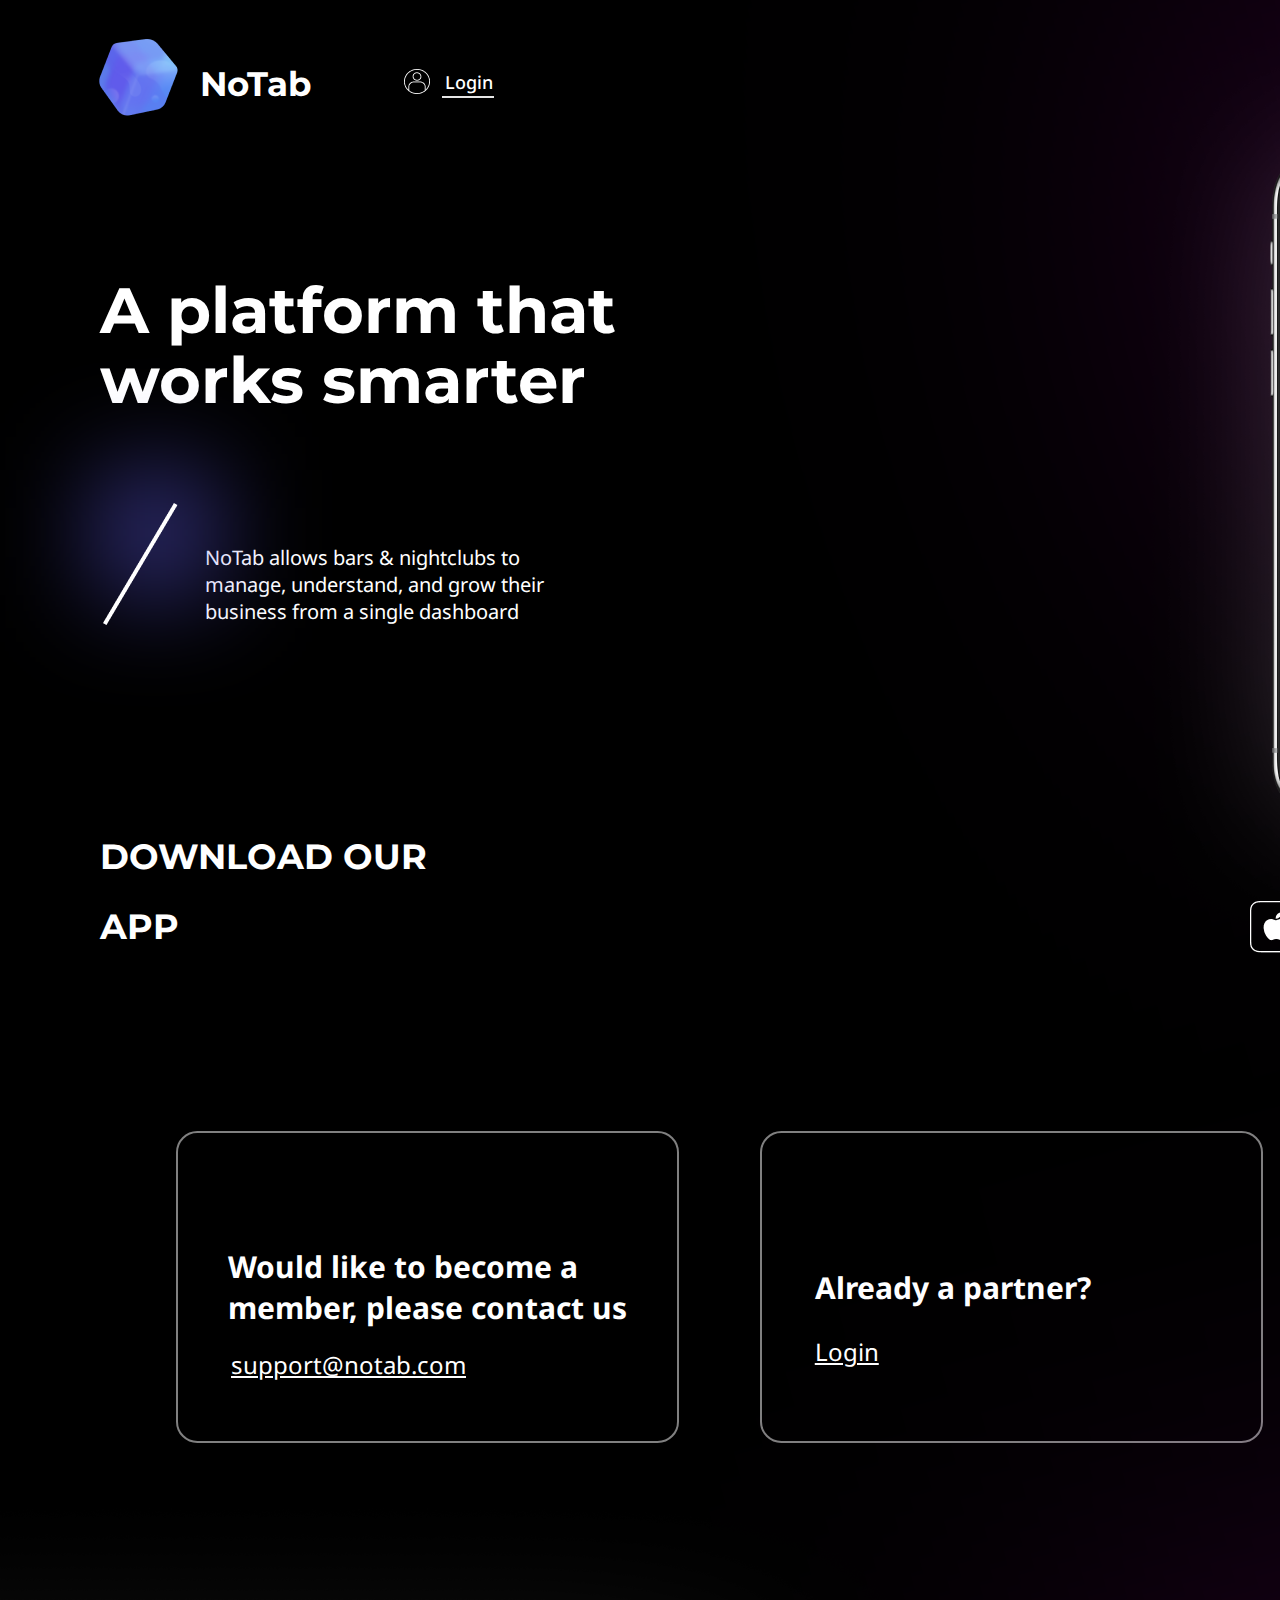
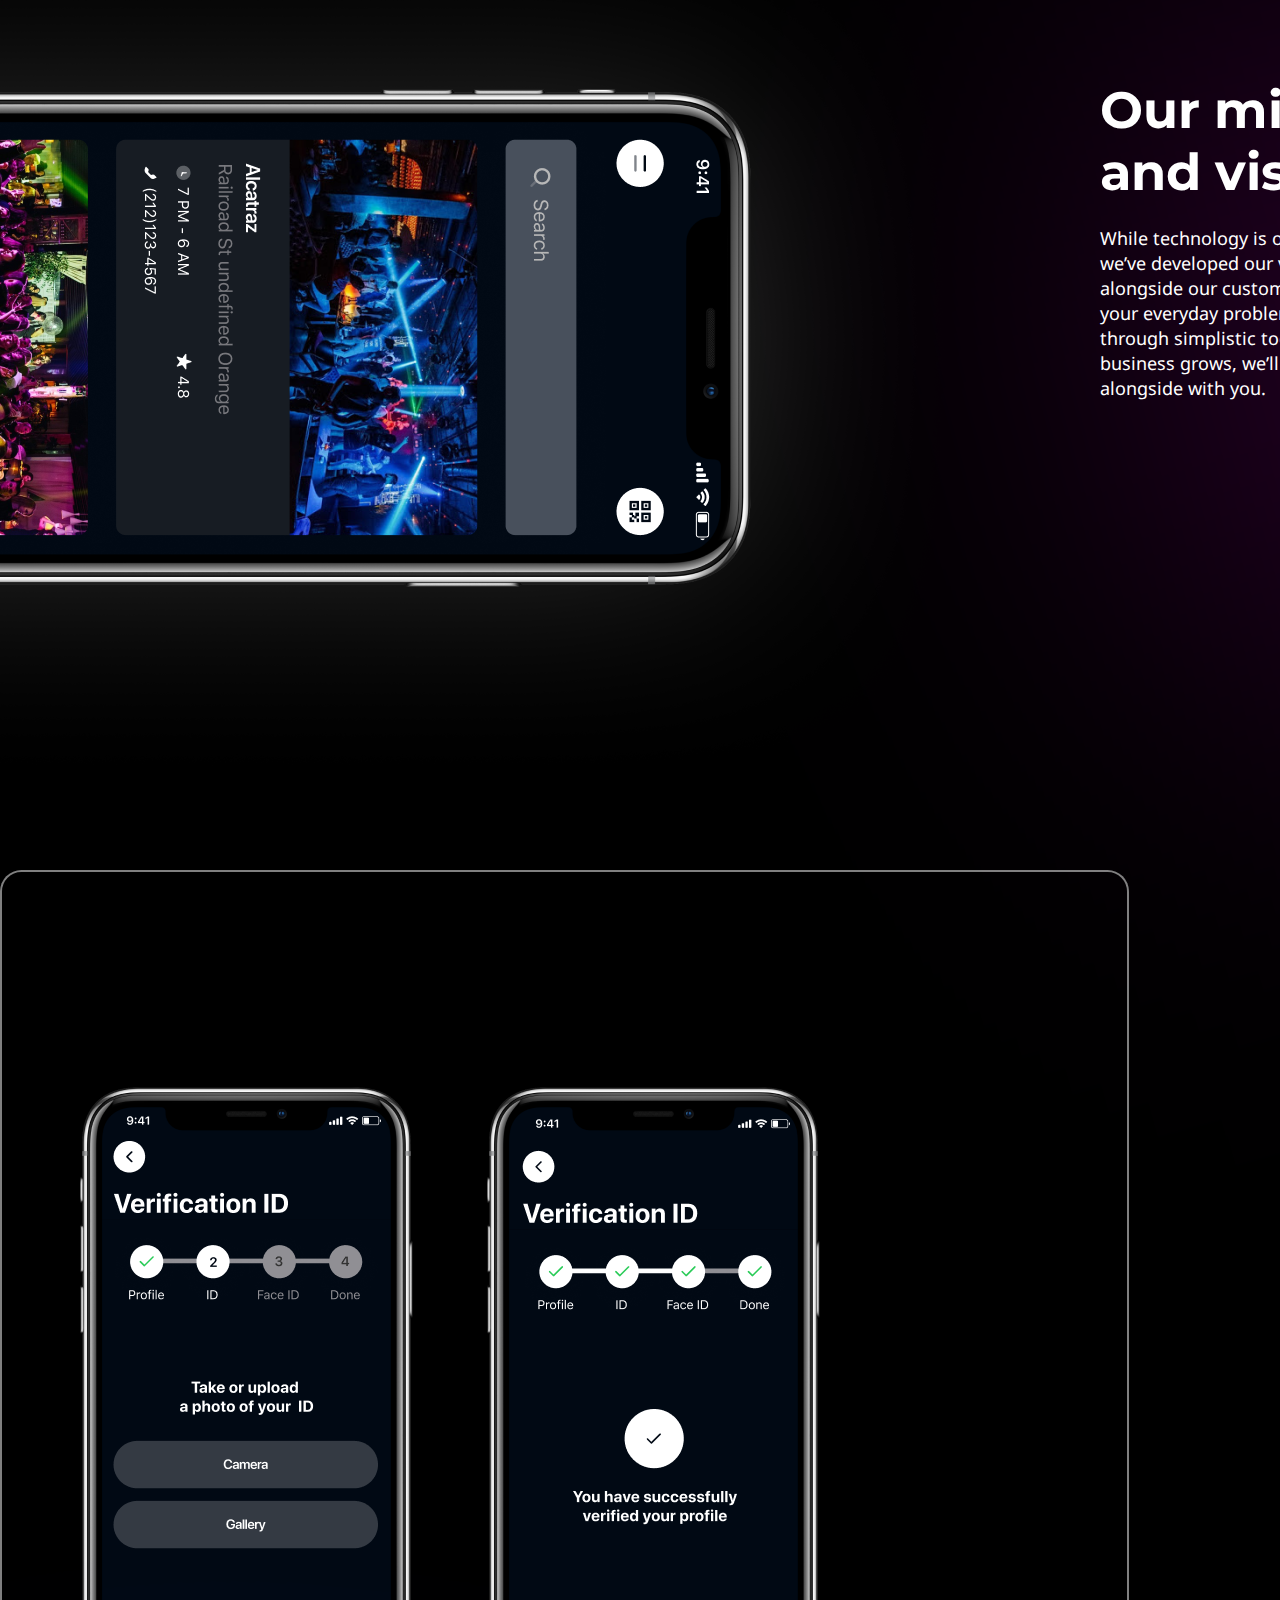
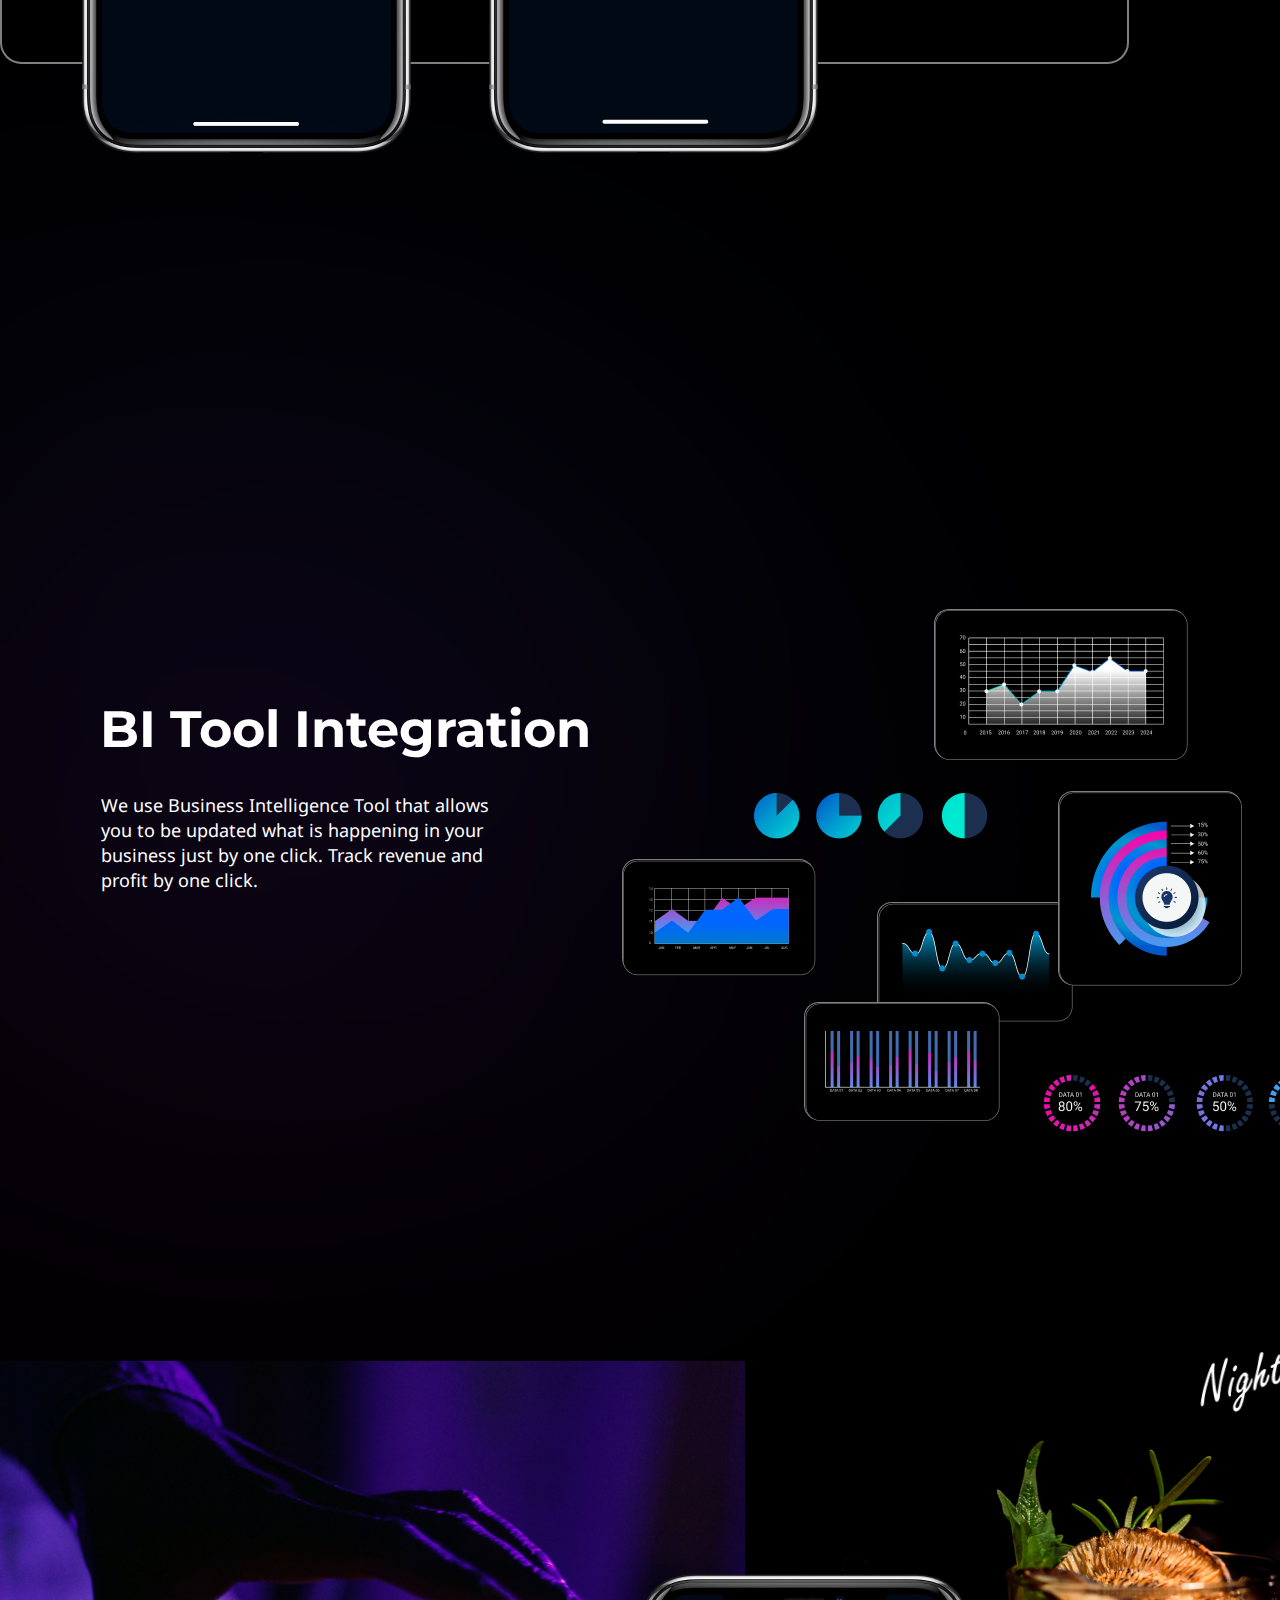
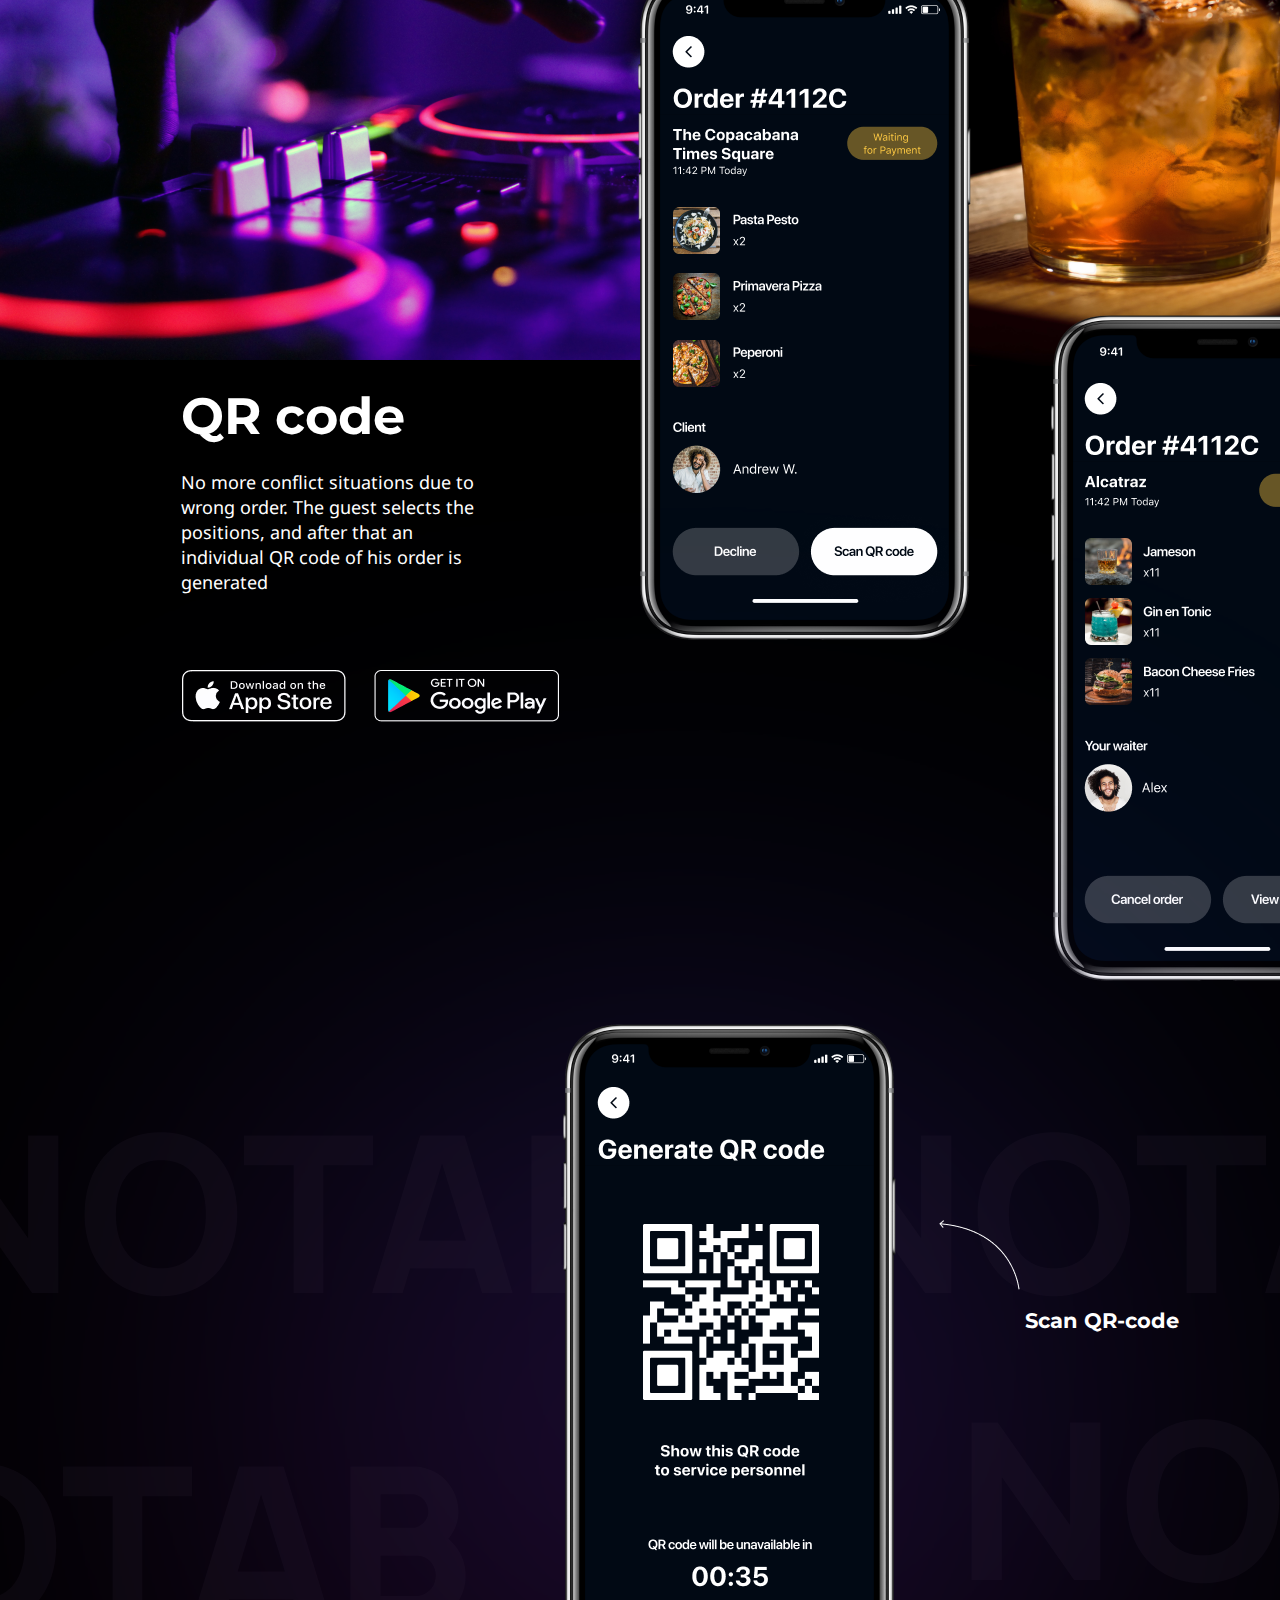
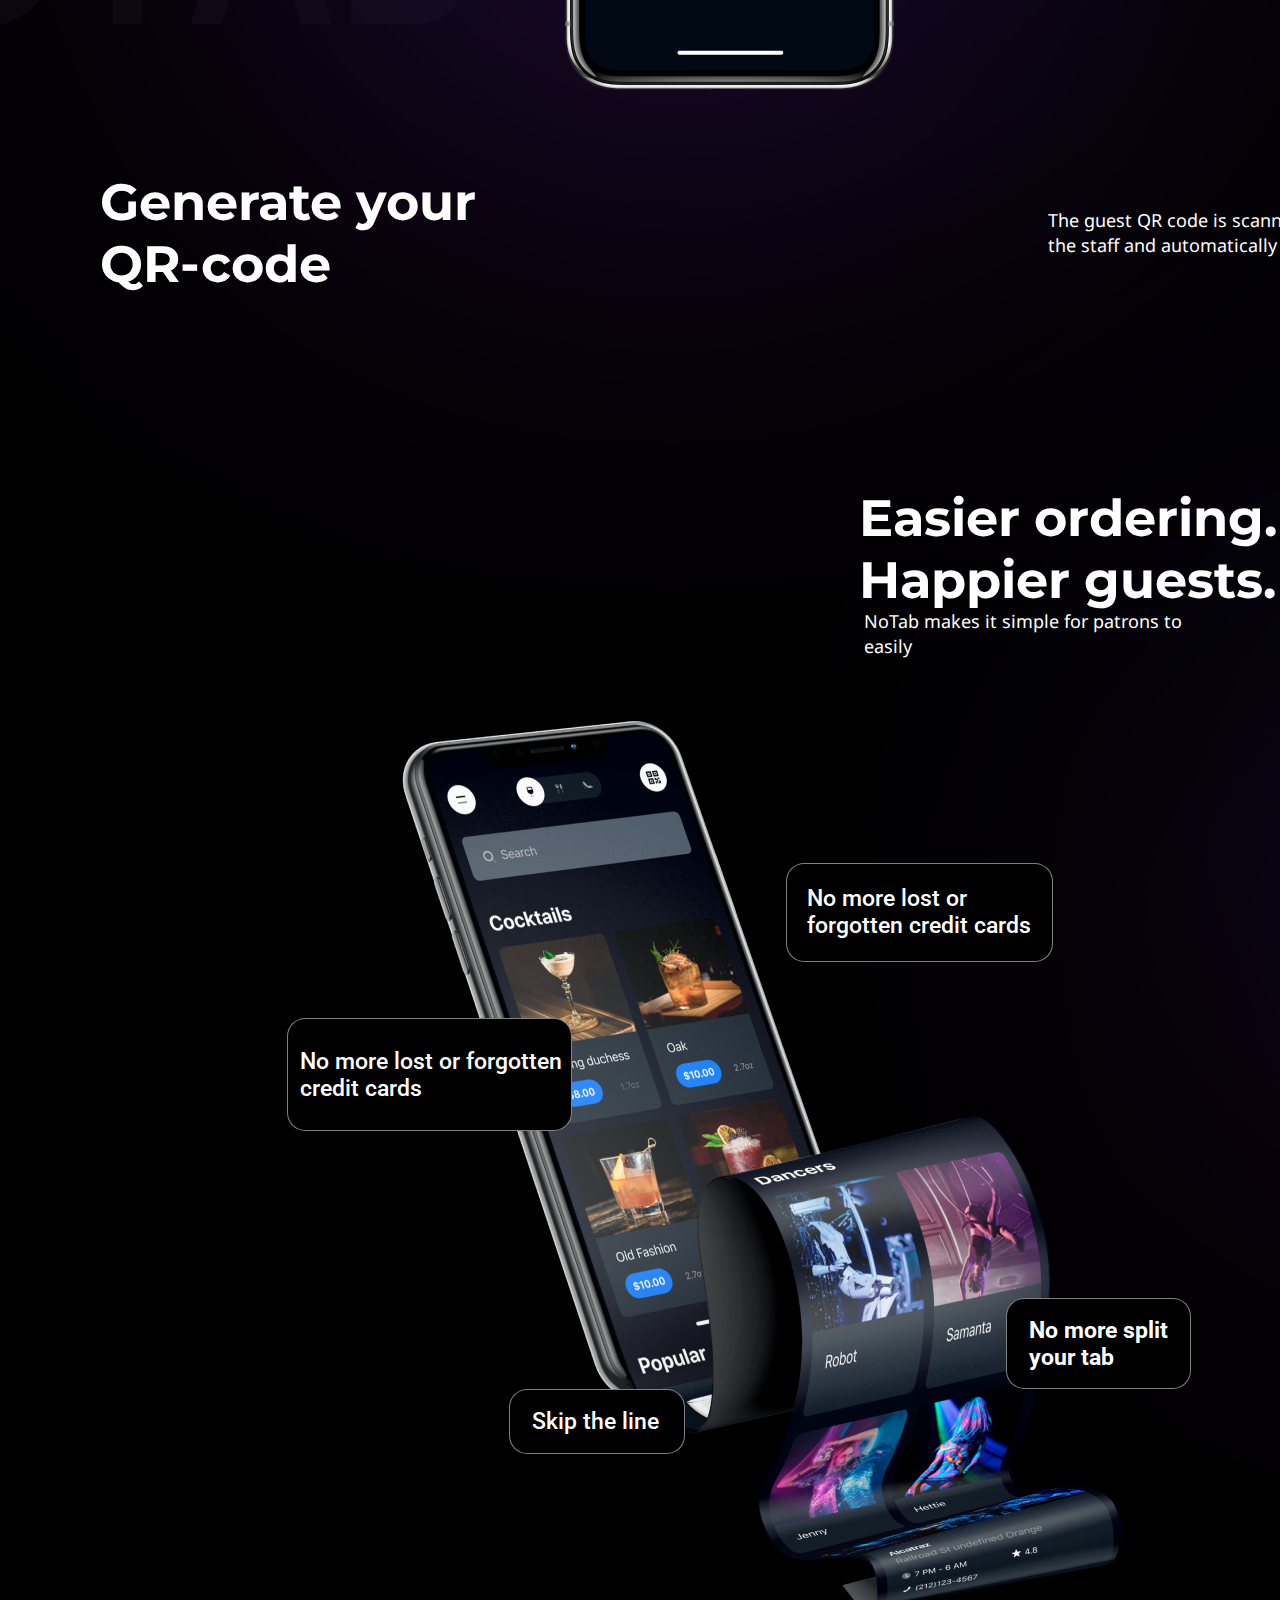
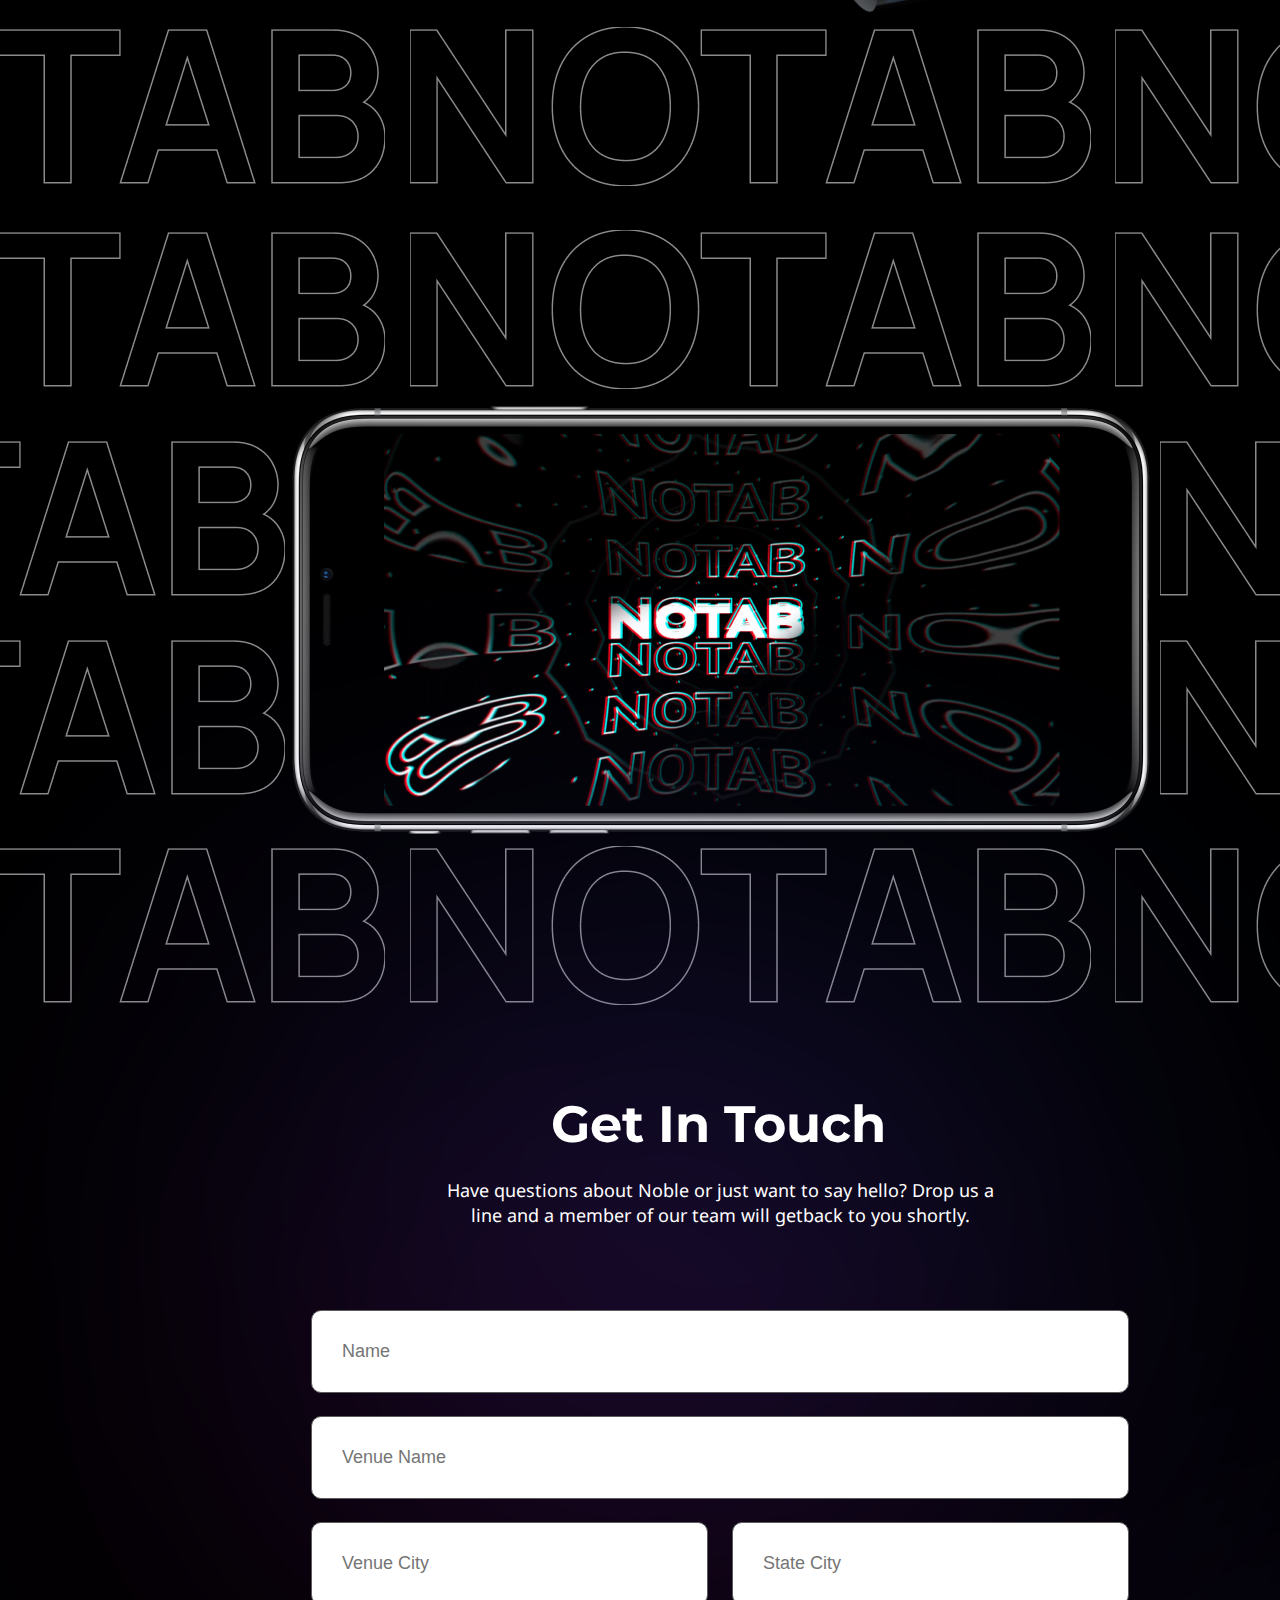
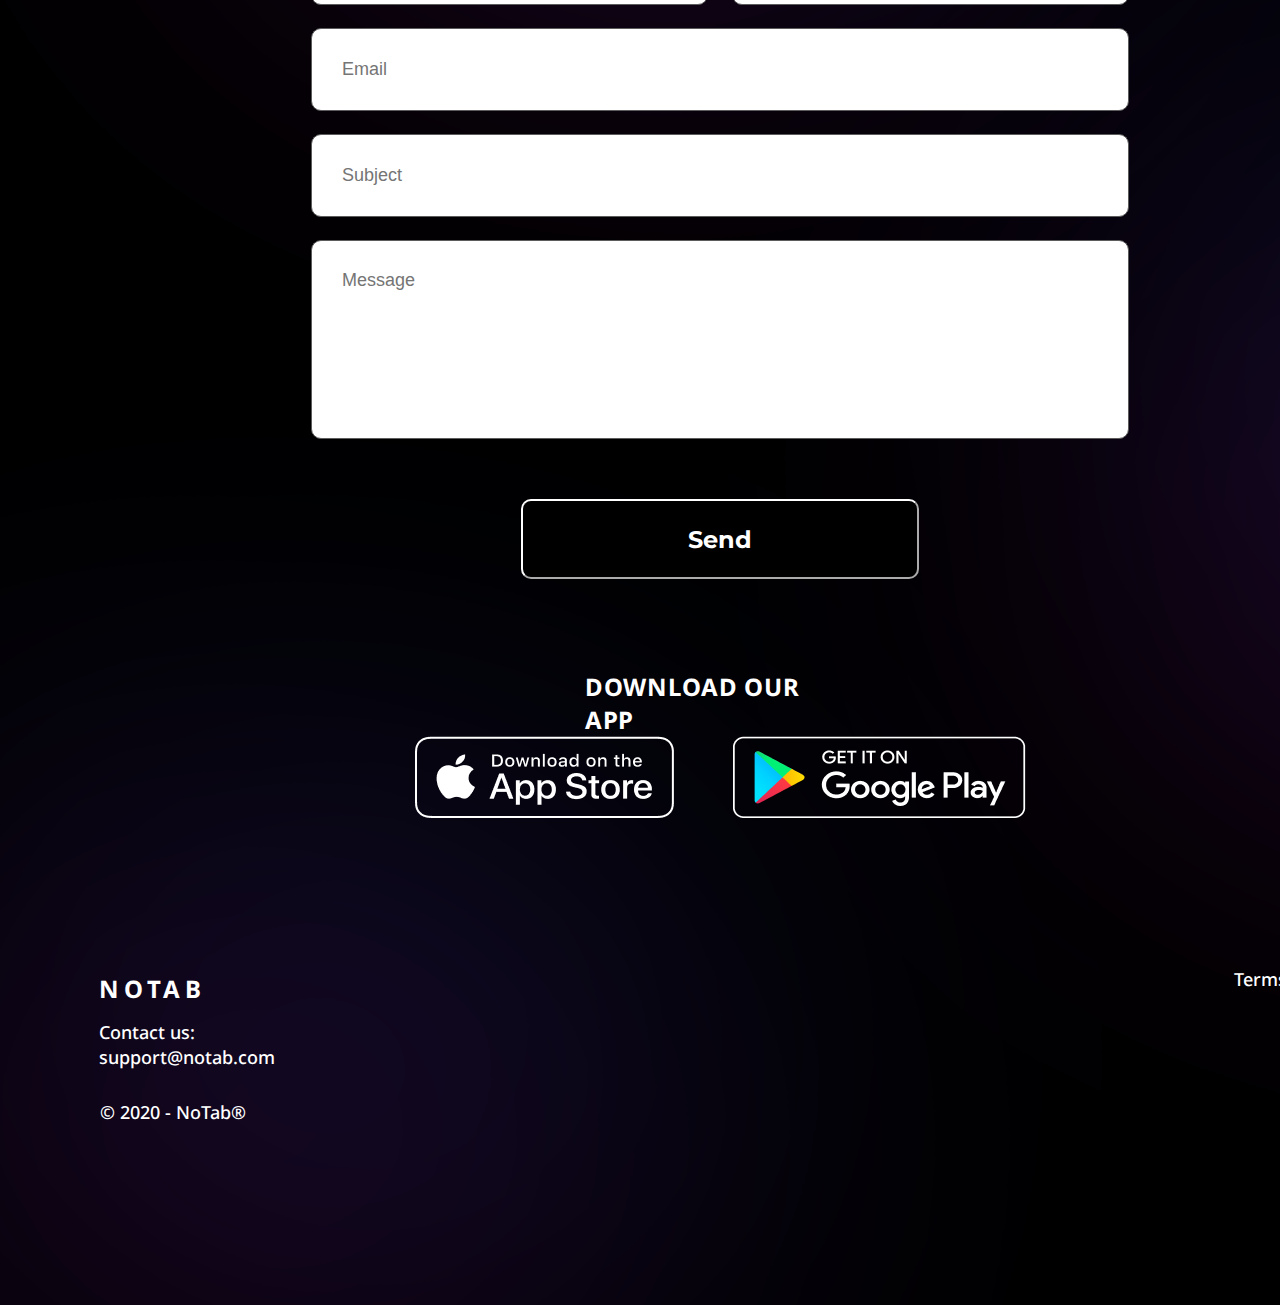
<file: Purrweb test tasks/index.html>
<!DOCTYPE html>
<html lang="en">

<head>
    <meta charset="UTF-8">
    <meta http-equiv="X-UA-Compatible" content="IE=edge">
    <meta name="viewport" content="width=device-width, initial-scale=1.0">
    <title>No Tab</title>
    <link rel="stylesheet" href="style.css">
</head>

<body>

    <header class="list1">

        <div class="header__logo">
            <div class="header__icon">
                <img src="img/Cube.png" alt="">
            </div>
            <div class="header__icon_name">
                NoTab
            </div>
            <div class="header__icon_login">
                <img src="img/log_icon.png" alt="">
            </div>
            <div class="header__text_login"> <a href="">Login</a></div>
            <div class="header__login_line"></div>
        </div>

        <div class="blur__pink1"></div>

        <div class="header__main_name">
            A platform that works smarter
        </div>
        <div class="header__main_text">
            NoTab allows bars & nightclubs to manage, understand, and grow their business from a single dashboard
        </div>
        <div class="header__main_phone">
            <div class="phone__screen1">
                <img src="img/screen1.png" alt="">
            </div>
            <div class="phone__header1">
                <img src="img/screen__header1.png" alt="">
            </div>
            <div class="phone__main1">
                <img src="img/phone1.png" alt="">
            </div>
        </div>

        <div class="header__bottom">
            <div class="header__bottom_download">
                DOWNLOAD OUR APP
            </div>
            <div class="header__bottom_app-store">
                <a href=""><img src="img/iosW.png" alt=""></a>
            </div>
            <div class="header__bottom_google-play">
                <a href=""><img src="img/android.png" alt=""></a>
            </div>
        </div>

        <div class="blur__purple1"></div>

        <div class="slash">
            <img src="img/slash.png" alt="">
        </div>

    </header>


    <section class="list2">

        <div class="list2__header">
            <div class="list2__contact">Would like to become a member, please contact us</div>
            <div class="list2__login">Already a partner?</div>

            <div class="list2__sub-contact"><a href="">support@notab.com</a></div>
            <div class="list2__sub-login"><a href="">Login</a></div>
        </div>

        <div class="blur__pink2"></div>

        <div class="list2__main">
            <div class="list2__main_phone">
                <div class="main__screen2">
                    <img src="img/screen2.png" alt="">
                </div>
                <div class="main__header2">
                    <img src="img/screen__header2.png" alt="">
                </div>
                <div class="main__phone2">
                    <img src="img/phone2.png" alt="">
                </div>
            </div>

            <div class="list2__main_name">Our mission and vision</div>
            <div class="list2__main_text">While technology is our sweet spot, we’ve developed our vision alongside our
                customers to ensure your everyday problems are solved through simplistic tools. And as your business
                grows, we’ll grow right alongside with you.</div>
        </div>

    </section>


    <section class="list3">
        <div class="list3__main">
            <div class="main__screen3">
                <img src="img/screen3.png" alt="">
            </div>
            <div class="main__screen_header3">
                <img src="img/screen_header3.png" alt="">
            </div>
            <div class="main__phone3">
                <img src="img/phone3.png" alt="">
            </div>

            <div class="main__screen4">
                <img src="img/screen4.png" alt="">
            </div>
            <div class="main__screen_header4">
                <img src="img/screen_header4.png" alt="">
            </div>
            <div class="main__phone4">
                <img src="img/phone4.png" alt="">
            </div>
        </div>

        <div class="list3__name">ID Scanner</div>
        <div class="list3__text">Scan, verify, and collect data on each person that walks through your door to humanize
            your data. You also get a digital 86 list as well as a citywide ban list to keep your venue safe.</div>

    </section>


    <section class="list4">

        <div class="blur__pink3"></div>

        <div class="list4__name">BI Tool Integration</div>
        <div class="list4__text">We use Business Intelligence Tool that allows you to be updated what is happening in
            your business just by one click. Track revenue and profit by one click.</div>

        <div class="list4__images">
            <div class="l4__img1">
                <img src="img/list4.1.png" alt="">
            </div>
            <div class="l4__img2">
                <img src="img/list4.2.png" alt="">
            </div>
            <div class="l4__img3">
                <img src="img/list4.3.png" alt="">
            </div>
            <div class="l4__img4">
                <img src="img/list4.4.png" alt="">
            </div>
            <div class="l4__img5">
                <img src="img/list4.5.png" alt="">
            </div>
            <div class="l4__img6">
                <img src="img/list4.6.png" alt="">
            </div>
            <div class="l4__img7">
                <img src="img/list4.7.png" alt="">
            </div>
        </div>

    </section>


    <section class="list5">

        <div class="list5__images">
            <div class="l5__bi2"></div>
            <div class="l5__bi3"></div>
            <div class="list5__logo_img">
                <img src="img/Nightlife.png" alt="">
            </div>
        </div>

        <div class="list5__name">QR code</div>
        <div class="list5__text">No more conflict situations due to wrong order. The guest selects the positions, and
            after that an individual QR code of his order is generated</div>

        <div class="list5__phone1">
            <div class="main__screen5-1">
                <img src="img/screen5.1.png" alt="">
            </div>
            <div class="main__screen_header5-1">
                <img src="img/screen__header5.1.png" alt="">
            </div>
            <div class="main__phone5-1">
                <img src="img/phone5.1.png" alt="">
            </div>
        </div>

        <div class="list5__phone2">
            <div class="main__screen5-2">
                <img src="img/screen5.2.png" alt="">
            </div>
            <div class="main__screen_header5-2">
                <img src="img/screen__header5.2.png" alt="">
            </div>
            <div class="main__phone5-2">
                <img src="img/phone5.2.png" alt="">
            </div>
        </div>

        <div class="list5__bottom_app-store">
            <a href=""><img src="img/list5-ios.png" alt=""></a>
        </div>
        <div class="list5__bottom_google-play">
            <a href=""><img src="img/list5-android.png" alt=""></a>
        </div>

    </section>


    <section class="list6">

        <div class="blur__pink4"></div>

        <div class="list6__notab">
            <div class="list6__tab-name1">
                <img src="img/NOTAB1.png" alt="">
            </div>
            <div class="list6__tab-name2">
                <img src="img/NOTAB3.png" alt="">
            </div>
            <div class="list6__tab-name3">
                <img src="img/NOTAB2.png" alt="">
            </div>
            <div class="list6__tab-name4">
                <img src="img/NOTAB4.png" alt="">
            </div>
        </div>

        <div class="list6__phone">
            <div class="main__screen6">
                <img src="img/screen6.png" alt="">
            </div>
            <div class="main__screen_header6">
                <img src="img/screen__header6.png" alt="">
            </div>
            <div class="main__screen_qr">
                <img src="img/qr6.png" alt="">
            </div>
            <div class="main__phone6">
                <img src="img/phone6.png" alt="">
            </div>
        </div>

        <div class="list6__name">Generate your QR-code</div>
        <div class="list6__text">The guest QR code is scanned by the staff and automatically sent</div>

        <div class="list6__arrow">
            <img src="img/list6__arrow.png" alt="">
        </div>
        <div class="list-6__arrow_text">Scan QR-code</div>

    </section>


    <section class="list7">

        <div class="blur__pink5"></div>

        <div class="list7__name">Easier ordering. Happier guests.</div>
        <div class="list7__text">NoTab makes it simple for patrons to easily</div>

        <div class="list7__phone">
            <img src="img/list7__phone.png" alt="">
        </div>

        <div class="list7__phone-text">
            <div class="list7__phone-text1">No more lost or forgotten credit cards</div>
            <div class="list7__phone-text2">No more lost or forgotten credit cards</div>
            <div class="list7__phone-text3">No more split your tab</div>
            <div class="list7__phone-text4">Skip the line</div>
        </div>

    </section>


    <section class="list8">

        <div class="list8__notab">

            <div class="notab8__1">
                <img src="img/NOTAB8__1.png" alt="">
            </div>
            <div class="notab8__2">
                <img src="img/NOTAB8__2.png" alt="">
            </div>
            <div class="notab8__3">
                <img src="img/NOTAB8__3.png" alt="">
            </div>
            <div class="notab8__4">
                <img src="img/NOTAB8__4.png" alt="">
            </div>
            <div class="notab8__5">
                <img src="img/NOTAB8__5.png" alt="">
            </div>
            <div class="notab8__6">
                <img src="img/NOTAB8__6.png" alt="">
            </div>
            <div class="notab8__7">
                <img src="img/NOTAB8__7.png" alt="">
            </div>
            <div class="notab8__8">
                <img src="img/NOTAB8__8.png" alt="">
            </div>
            <div class="notab8__9">
                <img src="img/NOTAB8__9.png" alt="">
            </div>
            <div class="notab8__10">
                <img src="img/NOTAB8__10.png" alt="">
            </div>
            <div class="notab8__11">
                <img src="img/NOTAB8__11.png" alt="">
            </div>
            <div class="notab8__12">
                <img src="img/NOTAB8__12.png" alt="">
            </div>
            <div class="notab8__13">
                <img src="img/NOTAB8__13.png" alt="">
            </div>
            <div class="notab8__14">
                <img src="img/NOTAB8__14.png" alt="">
            </div>
            <div class="notab8__15">
                <img src="img/NOTAB8__15.png" alt="">
            </div>

        </div>

        <div class="list8__phone">
            <div class="main__screen8">
                <img src="img/screen8.png" alt="">
            </div>
            <div class="main__phone8">
                <img src="img/phone8.png" alt="">
            </div>
        </div>

    </section>


    <footer class="list9">

        <div class="blur__pink6-1"></div>
        <div class="blur__pink6-2"></div>
        <div class="blur__pink6-3"></div>

        <div class="list9__name">Get In Touch</div>
        <div class="list9__text">Have questions about Noble or just want to say hello? Drop us a line and a member of
            our team will getback to you shortly.</div>


        <form>

            <div class="list9__inputs">
                <div class="l9__input-name">
                    <input type="text" name="name" placeholder="Name" required>
                </div>
                <div class="l9__input_venue-name">
                    <input type="text" name="v_name" placeholder="Venue Name" required>
                </div>
                <div class="l9__input_venue-city">
                    <input type="text" name="v_city" placeholder="Venue City" required>
                </div>
                <div class="l9__input_state-city">
                    <input type="text" name="s_city" placeholder="State City" required>
                </div>
                <div class="l9__input_email">
                    <input type="email" name="email" placeholder="Email" required>
                </div>
                <div class="l9__input_subject">
                    <input type="text" name="subject" placeholder="Subject" required>
                </div>
                <div class="l9__input_message">
                    <input type="text" name="message" placeholder="Message" required>
                </div>
                <div class="l9__input_submit">
                    <input type="submit" name="submit" value="Send">
                </div>
            </div>

        </form>

        <div class="l9__bottom_name">DOWNLOAD OUR APP</div>

        <div class="list9__bottom_app-store">
            <a href=""><img src="img/list9-ios.png" alt=""></a>
        </div>
        <div class="list9__bottom_google-play">
            <a href=""><img src="img/list9-android.png" alt=""></a>
        </div>

        <div class="l9__footer_name">NOTAB</div>
        <div class="l9__footer_contact">Contact us: support@notab.com</div>
        <div class="l9__footer_copyright-1">© 2020 - NoTab®</div>

        <div class="l9__footer_copyright-2">Terms to use</div>
        <div class="l9__footer_copyright-3">Privacy policy</div>

    </footer>


    <!-- <section class="header__cookies">

        <div class="cookies__list">
            <div class="cookies__text">We use cookie to improve your experience on our site. By using our site you
                consent cookies.</div>
            <div class="cookies__btn">
                <button>OK</button>
            </div>
        </div>

    </section> -->

    <script src="app.js"></script>
</body>

</html>
</file>
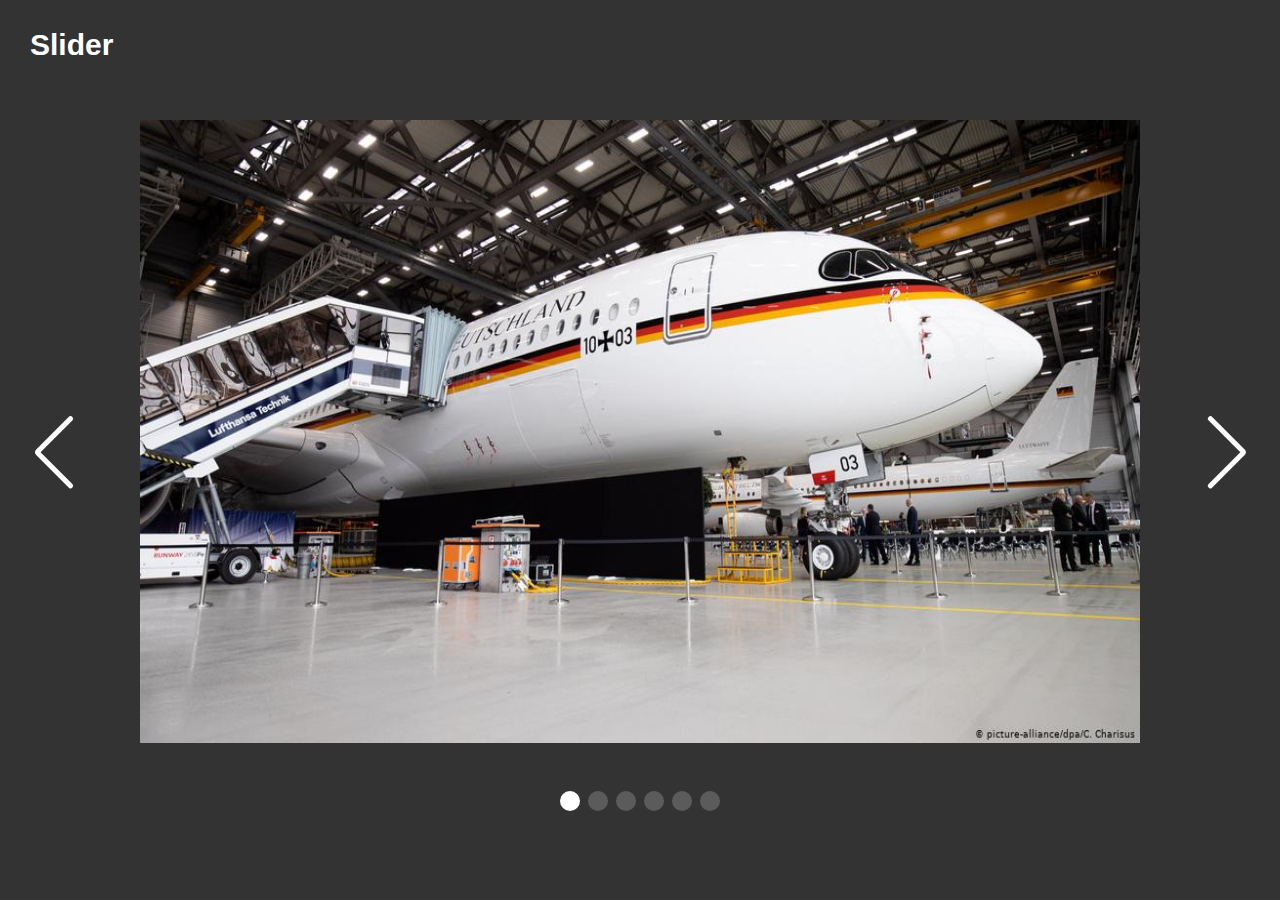
<file: Purrweb test tasks/slider.html>
<!DOCTYPE html>
<html lang="en">

<head>
    <meta charset="UTF-8">
    <meta http-equiv="X-UA-Compatible" content="IE=edge">
    <meta name="viewport" content="width=device-width, initial-scale=1.0">
    <title>Slider</title>
    <link rel="stylesheet" href="swiper.css">
    <link rel="stylesheet" href="styleS.css">
</head>

<body>

    <div class="wrapper">

        <h1 class="title">Slider</h1>

        <div class="image-slider swiper-container">
            <div class="image-slider__wrapper swiper-wrapper">

                <div class="image-slider__slide swiper-slide">
                    <div class="image-slider__image">
                        <img src="imgair/1.jpg" alt="" width="1000px" height="623px">
                    </div>
                </div>

                <div class="image-slider__slide swiper-slide">
                    <div class="image-slider__image">
                        <img src="imgair/2.jpg" alt="" width="1000px" height="623px">
                    </div>
                </div>

                <div class="image-slider__slide swiper-slide">
                    <div class="image-slider__image">
                        <img src="imgair/3.jpg" alt="" width="1000px" height="623px">
                    </div>
                </div>

                <div class="image-slider__slide swiper-slide">
                    <div class="image-slider__image">
                        <img src="imgair/4.jpg" alt="" width="1000px" height="623px">
                    </div>
                </div>

                <div class="image-slider__slide swiper-slide">
                    <div class="image-slider__image">
                        <img src="imgair/5.jpg" alt="" width="1000px" height="623px">
                    </div>
                </div>

                <div class="image-slider__slide swiper-slide">
                    <div class="image-slider__image">
                        <img src="imgair/6.jpg" alt="" width="1000px" height="623px">
                    </div>
                </div>
            </div>

            <div class="swiper-button-prev"></div>
            <div class="swiper-button-next"></div>

            <div class="swiper-pagination"></div>

            <!-- <div class="swiper-scrollbar"></div> -->

        </div>
    </div>



    <script src="swiper.js"></script>
    <script src="slider.js"></script>
</body>

</html>
</file>
<file: Purrweb test tasks/style.css>
/* шрифты */
@import url('https://fonts.googleapis.com/css2?family=Montserrat:wght@700&display=swap');
@import url('https://fonts.googleapis.com/css2?family=Noto+Sans&display=swap');
@import url('https://fonts.googleapis.com/css2?family=Roboto:wght@500;700&display=swap');


/* задний фон */
body {
    background: #000;
}



/* header */
.header__icon {
    position: absolute;
    width: 107px;
    height: 109px;
    left: 85px;
    top: 23px;
}
.header__icon_name {
    position: absolute;
    width: 96px;
    height: 24.75px;
    left: 200px;
    top: 49px;

    font-family: Montserrat;
    font-style: normal;
    font-weight: bold;
    font-size: 34px;
    line-height: 70px;

    color: #FFFFFF;
}
.header__icon_login {
    position: absolute;
    width: 26px;
    height: 24.99px;
    left: 404px;
    top: 69px;
}
.header__text_login {
    position: absolute;
    width: 49px;
    height: 25px;
    left: 444px;
    top: 69px;

    font-family: Noto Sans;
    font-style: normal;
    font-weight: 500;
    font-size: 18px;
    line-height: 25px;

    color: #FFFFFF;

    border: 1px solid #000000;
}
.header__text_login a {
    color: #FFFFFF;
    text-decoration: none;
}
.header__text_login a:hover {
    color: #c5c5c5;
}
.header__login_line {
    position: absolute;
    width: 50px;
    height: 0px;
    left: 442px;
    top: 96px;

    border: 1px solid #FFFFFF;
    opacity: 0.9;
}



.header__main_name {
    position: absolute;
    width: 643px;
    height: 140px;
    left: 100px;
    top: 275px;

    font-family: Montserrat;
    font-style: normal;
    font-weight: bold;
    font-size: 64px;
    line-height: 70px;
    /* or 109% */

    display: flex;
    align-items: flex-end;

    color: #FFFFFF;

}
.header__main_text {
    position: absolute;
    width: 380px;
    height: 81px;
    left: 205px;
    top: 544px;
    
    font-family: Noto Sans;
    font-style: normal;
    font-weight: normal;
    font-size: 20px;
    line-height: 27px;
    display: flex;
    align-items: flex-end;
    
    color: #FFFFFF;    
}
.phone__main1 {
    position: absolute;
    left: 1270px;
    right: 12.79%;
    top: 150px;
    bottom: 92.42%;
}
.phone__screen1 {
    position: absolute;
    left: 1130px;
    right: 12.79%;
    top: 10px;
    bottom: 92.42%;
}
.phone__header1 {
    position: absolute;
    left: 1316px;
    right: 15.05%;
    top: 177px;
    bottom: 98.22%;
}



.header__bottom_download {
    position: absolute;
    width: 413px;
    height: 70px;
    left: 100px;
    top: 892px;

    font-family: Montserrat;
    font-style: normal;
    font-weight: bold;
    font-size: 35px;
    line-height: 70px;
    /* identical to box height, or 200% */

    display: flex;
    align-items: flex-end;

    color: #FFFFFF;
}
.header__bottom_app-store {
    position: absolute;
    left: 1250px;
    right: 26.07%;
    top: 901px;
    bottom: 91.17%;
}
.header__bottom_google-play {
    position: absolute;
    left: 1440px;
    right: 163px;
    top: 901px;
    bottom: 91.17%;
}
.header__bottom_google-play a:hover {
    opacity: 0.8;
}
.header__bottom_app-store a:hover {
    opacity: 0.8;
}



.slash {
    position: absolute;
    width: 110px;
    height: 0px;
    left: 103px;
    top: 503px;
}
.blur__purple1 {
    position: absolute;
    width: 125px;
    height: 125px;
    left: 93px;
    top: 470px;

    background: rgba(96, 92, 234, 0.5);
    filter: blur(50px);
}
.blur__pink1 {
    position: absolute;
    width: 662.63px;
    height: 500px;
    left: 1200px;
    top: 2px;

    background: rgba(250, 0, 255, 0.2);
    filter: blur(250px);
    transform: rotate(-105.26deg);
}


/* ------------ */
/* ------------ */
/* ------------ */


/*section LIST 2 */
.list2__contact {
    position: absolute;
    width: 375px;
    height: 123px;
    left: 231px;
    top: 1195px;

    font-family: Noto Sans;
    font-style: normal;
    font-weight: bold;
    font-size: 30px;
    line-height: 41px;
    display: flex;
    align-items: center;

    color: #FFFFFF;

position: absolute;
width: 503px;
height: 312px;
left: 176px;
top: 1131px;
    
border: 2px solid rgba(255, 255, 255, 0.5);
box-sizing: border-box;
border-radius: 21.3671px;
padding-left: 50px;
}
.list2__login {
    position: absolute;
    width: 325px;
    height: 46.22px;
    left: 814.78px;
    top: 1228px;

    font-family: Noto Sans;
    font-style: normal;
    font-weight: bold;
    font-size: 30px;
    line-height: 41px;
    display: flex;
    align-items: center;

    color: #FFFFFF;

position: absolute;
width: 503px;
height: 312px;
left: 760px;
top: 1131px;
    
border: 2px solid rgba(255, 255, 255, 0.5);
box-sizing: border-box;
border-radius: 21.371px;
padding-left: 53px;
}
.list2__sub-contact {
    position: absolute;
    width: 232px;
    height: 33px;
    left: 231px;
    top: 1348px;
    
    font-family: Noto Sans;
    font-style: normal;
    font-weight: normal;
    font-size: 24px;
    line-height: 33px;
    /* identical to box height */
    
    text-decoration-line: underline;
    
    color: #FFFFFF;
}
.list2__sub-login {
    position: absolute;
    width: 88.11px;
    height: 44.78px;
    left: 814.78px;
    top: 1335.22px;
    
    font-family: Noto Sans;
    font-style: normal;
    font-weight: normal;
    font-size: 24px;
    line-height: 33px;
    text-decoration-line: underline;
    
    color: #FFFFFF;    
}
.list2__sub-login a {
    text-decoration: none;
    color: #FFFFFF;
}
.list2__sub-contact a {
    text-decoration: none;
    color: #FFFFFF;
}
.list2__sub-login a:hover {
    color: #bebebe;
}
.list2__sub-contact a:hover {
    color: #bebebe;
}



.main__phone2 {
    position: absolute;
    left: 0px;
    right: 13.26%;
    top: 1689px;
    bottom: 75.07%;
    
    /* transform: rotate(90deg); */
}
.main__screen2 {
    position: absolute;
    width: 442.54px;
    height: 958.24px;
    left: 0px;
    top: 1480px;
    
    /* transform: rotate(90deg); */
}
.main__header2 {
    position: absolute;
    left: 695px;
    right: 24.88%;
    top: 1759px;
    bottom: 83.58%;
    
    /* transform: rotate(90deg); */
}



.list2__main_name {
    position: absolute;
    width: 358px;
    height: 124px;
    left: 1100px;
    top: 1679px;
    
    font-family: Montserrat;
    font-style: normal;
    font-weight: bold;
    font-size: 51px;
    line-height: 62px;
    display: flex;
    align-items: flex-end;
    
    color: #FFFFFF;    
}
.list2__main_text {
    position: absolute;
    width: 315px;
    height: 175px;
    left: 1100px;
    top: 1826px;
    
    /* 1 */
    
    font-family: Noto Sans;
    font-style: normal;
    font-weight: normal;
    font-size: 18px;
    line-height: 25px;
    display: flex;
    align-items: flex-end;
    
    color: #FFFFFF;    
}



.blur__pink2 {
    position: absolute;
    width: 662.63px;
    height: 500px;
    left: 1100px;
    top: 1679px;

    background: rgba(250, 0, 255, 0.2);
    filter: blur(240px);
    transform: rotate(-105.26deg);
}


/* ------------ */
/* ------------ */
/* ------------ */


/*section LIST 3*/
.list3 {
    position: absolute;
    width: 1125px;
    height: 790px;
    left: 0px;
    top: 2470px;
    background-image: url(https://images.unsplash.com/photo-1566417713940-fe7c737a9ef2?ixid=MnwxMjA3fDB8MHxwaG90by1wYWdlfHx8fGVufDB8fHx8&ixlib=rb-1.2.1&auto=format&fit=crop&w=1129&q=80);
    border: 2px solid rgba(255, 255, 255, 0.5);
    border-radius: 21.3671px;
}



.main__screen3 {
    position: absolute;
    width: 296.03px;
    height: 641px;
    left: 95px;
    top: 220px;
    
    /* BG */
    
    background: #010914;
    border-radius: 25px;
}
.main__screen_header3 {
    position: absolute;
    left: 124px;
    right: 72.23%;
    top: 240px;
    bottom: 72.37%;    
}
.main__phone3 {
    position: absolute;
    left: 6.94%;
    right: 69.96%;
    top: 27.23%;
    bottom: 66.58%;
}



.main__screen4 {
    position: absolute;
    width: 295.95px;
    height: 640.83px;
    left: 505px;
    top: 230px;
    
    /* BG */
    
    background: #010914;
    border-radius: 25px;
}
.main__screen_header4 {
    position: absolute;
    left: 533px;
    right: 45.7%;
    top: 243px;
    bottom: 72.37%;
}
.main__phone4 {
    position: absolute;
    left: 485px;
    right: 43.43%;
    top: 27.23%;
    bottom: 66.58%;
}



.list3__name {
    position: absolute;
    width: 400px;
    height: 62px;
    left: 1300px;
    top: 500px;
    
    font-family: Montserrat;
    font-style: normal;
    font-weight: bold;
    font-size: 51px;
    line-height: 62px;
    display: flex;
    align-items: flex-end;
    
    color: #FFFFFF;
}
.list3__text {
    position: absolute;
    width: 316px;
    height: 125px;
    left: 1300px;
    top: 600px;
    
    /* 1 */
    
    font-family: Noto Sans;
    font-style: normal;
    font-weight: normal;
    font-size: 18px;
    line-height: 25px;
    display: flex;
    align-items: flex-end;
    
    color: #FFFFFF;
}


/* ------------ */
/* ------------ */
/* ------------ */


/*section LIST 4*/
.list4__name {
    position: absolute;
    width: 497px;
    height: 62px;
    left: 100px;
    top: 3898px;
    
    font-family: Montserrat;
    font-style: normal;
    font-weight: bold;
    font-size: 51px;
    line-height: 62px;
    display: flex;
    align-items: flex-end;
    
    color: #FFFFFF;
}
.list4__text {
    position: absolute;
    width: 395px;
    height: 119px;
    left: 101px;
    top: 3983px;
    
    /* 1 */
    
    font-family: Noto Sans;
    font-style: normal;
    font-weight: normal;
    font-size: 18px;
    line-height: 25px;
    display: flex;
    align-items: center;
    
    color: #FFFFFF;
    
}



.l4__img1 {
    position: absolute;
    width: 193.85px;
    height: 117.61px;
    left: 876.68px;
    top: 4101.8px;
    
    background: #000000;
    border: 0.616471px solid rgba(255, 255, 255, 0.5);
    box-sizing: border-box;
    border-radius: 14.7953px;
}
.l4__img2 {
    position: absolute;
    width: 182.49px;
    height: 193.03px;
    left: 1058.36px;
    top: 3991.49px;
    
    background: #000000;
    border: 0.616471px solid rgba(255, 255, 255, 0.5);
    box-sizing: border-box;
    border-radius: 14.7953px;
}
.l4__img3 {
    position: absolute;
    width: 193.85px;
    height: 117.61px;
    left: 803.68px;
    top: 4202.37px;
    
    background: #000000;
    border: 0.616471px solid rgba(255, 255, 255, 0.5);
    box-sizing: border-box;
    border-radius: 14.7953px;
}
.l4__img4 {
    position: absolute;
    width: 252.24px;
    height: 150.05px;
    left: 934.26px;
    top: 3809px;
    
    background: #000000;
    border: 0.616471px solid rgba(255, 255, 255, 0.5);
    box-sizing: border-box;
    border-radius: 14.7953px;
}
.l4__img5 {
    position: absolute;
    width: 233.24px;
    height: 45.35px;
    left: 754px;
    top: 3993px;
}
.l4__img6 {
    position: absolute;
    left: 1044px;
    right: 7.98%;
    top: 4275px;
    bottom: 59.84%;
}
.l4__img7 {
    position: absolute;
    width: 192.22px;
    height: 114.36px;
    left: 622px;
    top: 4058.81px;

    background: #000000;
    border: 0.616471px solid rgba(255, 255, 255, 0.5);
    box-sizing: border-box;
    border-radius: 14.7953px;
}



.blur__pink3 {
    position: absolute;
    width: 662.63px;
    height: 500px;
    left: -4.64%;
    right: 75.05%;
    top: 3710px;
    bottom: 61.55%;
    
    background: linear-gradient(12.08deg, #F101BF 2.82%, #0066FF 97.06%);
    opacity: 0.2;
    filter: blur(300px);
    transform: rotate(5.78deg);
}


/* ------------ */
/* ------------ */
/* ------------ */


/*section LIST 5*/
.l5__bi3 {
    position: absolute;
    width: 651px;
    height: 617px;
    left: 789px;
    top: 4549px;
    background-image: url(img/bi3.png);
    /* border: 2px solid rgba(255, 255, 255, 0.5); */
    border-radius: 7.97735px 7.97735px 0px 0px;
    /* opacity: 0.8; */
}
.l5__bi2 {
    position: absolute;
    width: 778px;
    height: 606px;
    left: -33px;
    top: 4554px;
    
    background-image: url(img/bi2.png);
    /* border: 2px solid rgba(255, 255, 255, 0.5); */
}
.list5__logo_img {
    position: absolute;
    width: 138.61px;
    height: 54.24px;
    left: 1199px;
    top: 4537px;
    
    background: #000000;
    transform: rotate(-1.84deg);
}


.list5__name {
    position: absolute;
    width: 226px;
    height: 62px;
    left: 181px;
    top: 5185px;
    
    font-family: Montserrat;
    font-style: normal;
    font-weight: bold;
    font-size: 51px;
    line-height: 62px;
    display: flex;
    align-items: flex-end;
    
    color: #FFFFFF;
}
.list5__text {
    position: absolute;
    width: 315px;
    height: 125px;
    left: 181px;
    top: 5270px;
    
    /* 1 */
    
    font-family: Noto Sans;
    font-style: normal;
    font-weight: normal;
    font-size: 18px;
    line-height: 25px;
    display: flex;
    align-items: flex-end;
    
    color: #FFFFFF;
}



.main__screen5-1 {
    position: absolute;
    width: 296.03px;
    height: 641px;
    left: 657px;
    top: 4787px;
    
    /* BG */
    
    background: #010914;
    border-radius: 25px;
}
.main__screen_header5-1 {
    position: absolute;
    width: 254.02px;
    height: 8.93px;
    left: 686px;
    top: 4801px;    
}
.main__phone5-1 {
    position: absolute;
    left: 638px;
    right: 32.6%;
    top: 4774px;
    bottom: 49.54%;
}
.main__screen5-2 {
    position: absolute;
    width: 296.03px;
    height: 641px;
    left: 1069px;
    top: 5134px;
    
    /* BG */
    
    background: #010914;
    border-radius: 25px;
}
.main__screen_header5-2 {
    position: absolute;
    left: 1100px;
    right: 6.67%;
    top: 5143px;
    bottom: 52.12%;
}
.main__phone5-2 {
    position: absolute;
    left: 1051px;
    right: 3.92%;
    top: 5115px;
    bottom: 46.38%;
}



.list5__bottom_app-store {
    position: absolute;
    left: 182px;
    right: 76%;
    top: 5470px;
    bottom: 49.83%;    
}
.list5__bottom_google-play {
    position: absolute;
    left: 373.5px;
    right: 61.25%;
    top: 5470px;
    bottom: 49.83%;
}
.list5__bottom_app-store a:hover {
    opacity: 0.8;
}
.list5__bottom_google-play a:hover {
    opacity: 0.8;
}


/* ------------ */
/* ------------ */
/* ------------ */


/*section LIST 6*/
.list6__tab-name1 {
    position: absolute;
    width: 717.19px;
    height: 164.06px;
    left: -1.5px;
    top: 5932.22px;
    
    opacity: 0.5;
}
.list6__tab-name2 {
    position: absolute;
    width: 717.19px;
    height: 164.06px;
    left: 0px;
    top: 6263.22px;
    
    opacity: 0.5;
}
.list6__tab-name3 {
    position: absolute;
    width: 717.19px;
    height: 164.06px;
    left: 821.5px;
    top: 5932.22px;
    
    opacity: 0.5;
}
.list6__tab-name4 {
    position: absolute;
    width: 717.19px;
    height: 164.06px;
    left: 970.5px;
    top: 6219.22px;
    
    opacity: 0.5;
}



.main__screen6 {
    position: absolute;
    width: 296.03px;
    height: 641px;
    left: 582px;
    top: 5838px;
    
    /* BG */
    
    background: #010914;
    border-radius: 25px;
}
.main__screen_header6 {
    position: absolute;
    left: 611px;
    right: 40.07%;
    top: 5850px;
    bottom: 45.6%;    
}
.main__screen_qr {
    position: absolute;
    width: 220px;
    height: 220px;
    left: 621px;
    top: 6002px;    
}
.main__phone6 {
    position: absolute;
    left: 563px;
    right: 37.81%;
    top: 5824px;
    bottom: 39.81%;
}



.list6__name {
    position: absolute;
    width: 381px;
    height: 124px;
    left: 100px;
    top: 6571px;
    
    font-family: Montserrat;
    font-style: normal;
    font-weight: bold;
    font-size: 51px;
    line-height: 62px;
    display: flex;
    align-items: flex-end;
    
    color: #FFFFFF;
}
.list6__text {
    position: absolute;
    width: 292px;
    height: 50px;
    left: 1048px;
    top: 6608px;
    
    /* 1 */
    
    font-family: Noto Sans;
    font-style: normal;
    font-weight: normal;
    font-size: 18px;
    line-height: 25px;
    display: flex;
    align-items: flex-end;
    
    color: #FFFFFF;
}



.list6__arrow {
    position: absolute;
    width: 100.29px;
    height: 30.48px;
    left: 939px;
    top: 6020px;
}
.list-6__arrow_text {
    position: absolute;
    width: 155px;
    height: 26px;
    left: 1025px;
    top: 6108px;
    
    font-family: Montserrat;
    font-style: normal;
    font-weight: bold;
    font-size: 21px;
    line-height: 26px;
    /* identical to box height */
    
    display: flex;
    align-items: flex-end;
    
    color: #FFFFFF;
}



.blur__pink4 {
    position: absolute;
    width: 662.63px;
    height: 500px;
    left: 350px;
    right: 14.2%;
    top: 5950px;
    bottom: 38.44%;
    
    background: linear-gradient(12.08deg, #F101BF 2.82%, #0066FF 97.06%);
    opacity: 0.5;
    filter: blur(311.569px);
    border-radius: 476.034px;
    transform: rotate(-0.55deg);
}


/* ------------ */
/* ------------ */
/* ------------ */


/*section LIST 7*/
.list7__name {
    position: absolute;
    width: 421px;
    height: 124px;
    left: 859px;
    top: 6887px;
    
    font-family: Montserrat;
    font-style: normal;
    font-weight: bold;
    font-size: 51px;
    line-height: 62px;
    display: flex;
    align-items: flex-end;
    
    color: #FFFFFF;
}
.list7__text {
    position: absolute;
    width: 365px;
    height: 25px;
    left: 864px;
    top: 7034px;
    
    /* 1 */
    
    font-family: Noto Sans;
    font-style: normal;
    font-weight: normal;
    font-size: 18px;
    line-height: 25px;
    /* identical to box height */
    
    display: flex;
    align-items: flex-end;
    
    color: #FFFFFF;
}



.list7__phone {
    position: absolute;
    width: 868px;
    height: 1038.21px;
    left: 311px;
    top: 7059px;
}


.list7__phone-text1 {
    position: absolute;
    width: 266.78px;
    height: 98.81px;
    left: 786px;
    top: 7263px;
    
    background: #000000;
    border: 0.76007px solid rgba(255, 255, 255, 0.5);
    box-sizing: border-box;
    border-radius: 18.2417px;

font-family: Roboto;
font-style: normal;
font-weight: 500;
font-size: 22.8021px;
line-height: 27px;
display: flex;
align-items: center;
color: #FFFFFF;
padding-left: 20px;
}
.list7__phone-text2 {
    position: absolute;
    width: 285px;
    height: 113px;
    left: 287px;
    top: 7418px;
    
    background: #000000;
    border: 0.76007px solid rgba(255, 255, 255, 0.5);
    box-sizing: border-box;
    border-radius: 18.2417px;

font-family: Roboto;
font-style: normal;
font-weight: 500;
font-size: 22.8021px;
line-height: 27px;
display: flex;
align-items: center;
color: #FFFFFF;
padding-left: 12px;
}
.list7__phone-text3 {
    position: absolute;
    width: 185px;
    height: 91px;
    left: 1006px;
    top: 7698px;
    
    background: #000000;
    border: 0.76007px solid rgba(255, 255, 255, 0.5);
    box-sizing: border-box;
    border-radius: 18.2417px;

font-family: Roboto;
font-style: normal;
font-weight: bold;
font-size: 22.8021px;
line-height: 27px;
display: flex;
align-items: center;
color: #FFFFFF;
padding: 22px;
}
.list7__phone-text4 {
    position: absolute;
    width: 175.58px;
    height: 65.37px;
    left: 509px;
    top: 7789px;
    
    background: #000000;
    border: 0.76007px solid rgba(255, 255, 255, 0.5);
    box-sizing: border-box;
    border-radius: 18.2417px;

font-family: Roboto;
font-style: normal;
font-weight: 500;
font-size: 22.8021px;
line-height: 27px;
display: flex;
align-items: center;
color: #FFFFFF;
padding-left: 22px;
}



.blur__pink5 {
    position: absolute;
    width: 662.63px;
    height: 500px;
    left: 1236px;
    right: -7.63%;
    top: 7054px;
    bottom: 32.11%;
    
    background: linear-gradient(12.08deg, #F101BF 2.82%, #0066FF 97.06%);
    opacity: 0.2;
    filter: blur(250px);
    transform: rotate(5.78deg);
}


/* ------------ */
/* ------------ */
/* ------------ */


/*section LIST 8*/
.main__screen8 {
    position: absolute;
    width: 675.46px;
    height: 377.87px;
    left: 384px;
    top: 8431.16px;
}
.main__phone8 {
    position: absolute;
    left: 292.06px;
    right: 50.12%;
    top: 8406px;
    bottom: 10.12%;
}



.notab8__1 {
    position: absolute;
    width: 701px;
    height: 287px;
    left: 0px;
    top: 8027px;
}
.notab8__2 {
    position: absolute;
    width: 701px;
    height: 287px;
    left: 0px;
    top: 8230px;
}
.notab8__3 {
    position: absolute;
    width: 701px;
    height: 287px;
    left: -100px;
    top: 8439px;
}
.notab8__4 {
    position: absolute;
    width: 701px;
    height: 287px;
    left: -100px;
    top: 8638px;
}
.notab8__5 {
    position: absolute;
    width: 701px;
    height: 287px;
    left: 0px;
    top: 8846px;
}

.notab8__6 {
    position: absolute;
    width: 701px;
    height: 287px;
    left: 410px;
    top: 8027px;
}
.notab8__7 {
    position: absolute;
    width: 701px;
    height: 287px;
    left: 410px;
    top: 8230px;
}
.notab8__8 {
    position: absolute;
    width: 701px;
    height: 287px;
    left: 410px;
    top: 8439px;
    display: none;
}
.notab8__9 {
    position: absolute;
    width: 701px;
    height: 287px;
    left: 410px;
    top: 8638px;
    display: none;
}
.notab8__10 {
    position: absolute;
    width: 701px;
    height: 287px;
    left: 410px;
    top: 8846px;
}

.notab8__11 {
    position: absolute;
    width: 701px;
    height: 287px;
    left: 1115px;
    top: 8027px;
}
.notab8__12 {
    position: absolute;
    width: 701px;
    height: 287px;
    left: 1115px;
    top: 8230px;
}
.notab8__13 {
    position: absolute;
    width: 701px;
    height: 287px;
    left: 1160px;
    top: 8439px;
}
.notab8__14 {
    position: absolute;
    width: 701px;
    height: 287px;
    left: 1160px;
    top: 8638px;
}
.notab8__15 {
    position: absolute;
    width: 701px;
    height: 287px;
    left: 1115px;
    top: 8846px;
}


/* ------------ */
/* ------------ */
/* ------------ */


/*footer LIST 9*/
.list9__name {
    position: absolute;
    width: 337px;
    height: 62px;
    left: 551px;
    top: 9093px;
    
    font-family: Montserrat;
    font-style: normal;
    font-weight: bold;
    font-size: 51px;
    line-height: 62px;
    display: flex;
    align-items: flex-end;
    
    color: #FFFFFF;    
}
.list9__text {
    position: absolute;
    width: 580px;
    height: 50px;
    left: 430px;
    top: 9178px;
    
    /* 1 */
    
    font-family: Noto Sans;
    font-style: normal;
    font-weight: normal;
    font-size: 18px;
    line-height: 25px;
    display: flex;
    align-items: flex-end;
    text-align: center;
    
    color: #FFFFFF;    
}



.l9__input-name input {
    position: absolute;
    width: 818px;
    height: 83px;
    left: 311px;
    top: 9310px;
    
    background: #FFFFFF;
    border: 1px solid #5C5C5C;
    box-sizing: border-box;
    border-radius: 10px;
    padding-left: 30px;
    font-size: 18px;
}
.l9__input_venue-name input {
    position: absolute;
    width: 818px;
    height: 83px;
    left: 311px;
    top: 9416px;
    
    background: #FFFFFF;
    border: 1px solid #5C5C5C;
    box-sizing: border-box;
    border-radius: 10px;
    padding-left: 30px;
    font-size: 18px;
}
.l9__input_venue-city input {
    position: absolute;
    width: 397px;
    height: 83px;
    left: 311px;
    top: 9522px;
    
    background: #FFFFFF;
    border: 1px solid #5C5C5C;
    box-sizing: border-box;
    border-radius: 10px;
    padding-left: 30px;
    font-size: 18px;
}
.l9__input_state-city input {
    position: absolute;
    width: 397px;
    height: 83px;
    left: 732px;
    top: 9522px;
    
    background: #FFFFFF;
    border: 1px solid #5C5C5C;
    box-sizing: border-box;
    border-radius: 10px;
    padding-left: 30px;
    font-size: 18px;
}
.l9__input_email input {
    position: absolute;
    width: 818px;
    height: 83px;
    left: 311px;
    top: 9628px;
    
    background: #FFFFFF;
    border: 1px solid #5C5C5C;
    box-sizing: border-box;
    border-radius: 10px;
    padding-left: 30px;
    font-size: 18px;
}
.l9__input_subject input {
    position: absolute;
    width: 818px;
    height: 83px;
    left: 311px;
    top: 9734px;
    
    background: #FFFFFF;
    border: 1px solid #5C5C5C;
    box-sizing: border-box;
    border-radius: 10px;
    padding-left: 30px;
    font-size: 18px;
}
.l9__input_message input {
    position: absolute;
    width: 818px;
    height: 199px;
    left: 311px;
    top: 9840px;
    
    background: #FFFFFF;
    border: 1px solid #5C5C5C;
    box-sizing: border-box;
    border-radius: 10px;
    padding-left: 30px;
    padding-bottom: 120px;
    font-size: 18px;
}
.l9__input_submit input {
    position: absolute;
    width: 398px;
    height: 80px;
    left: 521px;
    top: 10099px;
    
    border-color: #FFFFFF;
    background: #000000;
    /* border: 1px solid #FFFFFF; */
    box-sizing: border-box;
    border-radius: 10px;

    font-family: Montserrat;
    font-style: normal;
    font-weight: bold;
    font-size: 24px;
    line-height: 29px;
    color: #FFFFFF;

    cursor: pointer;
}



.l9__bottom_name {
    position: absolute;
    width: 269px;
    height: 33px;
    left: 585px;
    top: 10270px;
    
    font-family: Noto Sans;
    font-style: normal;
    font-weight: bold;
    font-size: 24px;
    line-height: 33px;
    /* identical to box height */
    
    letter-spacing: 0.03em;
    
    color: #FFFFFF;
}



.list9__bottom_app-store {
    position: absolute;
    left: 415px;
    right: 53.2%;
    top: 10335.73px;
    bottom: 3.4%;
}
.list9__bottom_google-play {
    position: absolute;
    left: 733px;
    right: 28.81%;
    top: 10335.73px;
    bottom: 3.4%;
}



.list9__bottom_app-store a:hover {
    opacity: 0.8;
}
.list9__bottom_google-play a:hover {
    opacity: 0.8;
}



.l9__footer_name {
    position: absolute;
    width: 81.01px;
    height: 16.15px;
    left: 99px;
    top: 10572px;

    font-family: Noto Sans;
    font-style: normal;
    font-weight: bold;
    font-size: 24px;
    line-height: 33px;
    /* identical to box height */
    
    letter-spacing: 0.2em;
    
    color: #FFFFFF;
}
.l9__footer_contact {
    position: absolute;
    width: 171px;
    height: 50px;
    left: 99px;
    top: 10620px;
    
    font-family: Noto Sans;
    font-style: normal;
    font-weight: 500;
    font-size: 18px;
    line-height: 25px;
    
    color: #FFFFFF;
}
.l9__footer_copyright-1 {
    position: absolute;
    width: 148px;
    height: 25px;
    left: 100px;
    top: 10700px;
    
    font-family: Noto Sans;
    font-style: normal;
    font-weight: 500;
    font-size: 18px;
    line-height: 25px;
    /* identical to box height */
    
    
    color: #FFFFFF;
}
.l9__footer_copyright-2 {
    position: absolute;
    width: 120px;
    height: 25px;
    left: 1225px;
    top: 10567px;
    
    font-family: Noto Sans;
    font-style: normal;
    font-weight: 500;
    font-size: 18px;
    line-height: 25px;
    /* identical to box height */
    
    text-align: right;
    
    color: #FFFFFF;
}
.l9__footer_copyright-3 {
    position: absolute;
    width: 115px;
    height: 25px;
    left: 1238px;
    top: 10617px;
    
    font-family: Noto Sans;
    font-style: normal;
    font-weight: 500;
    font-size: 18px;
    line-height: 25px;
    /* identical to box height */
    
    text-align: right;
    
    color: #FFFFFF;
}



.blur__pink6-1 {
    position: absolute;
    width: 662.63px;
    height: 500px;
    left: 332px;
    right: 58.04%;
    top: 9017px;
    bottom: 14.06%;
    
    background: linear-gradient(12.08deg, #F101BF 2.82%, #0066FF 97.06%);
    opacity: 0.3;
    filter: blur(250px);
    transform: rotate(5.78deg);
}
.blur__pink6-2 {
    position: absolute;
    width: 662.63px;
    height: 500px;
    left: 1191px;
    right: -8.48%;
    top: 9811px;
    bottom: 5.86%;
    
    background: linear-gradient(12.08deg, #F101BF 2.82%, #0066FF 97.06%);
    opacity: 0.3;
    filter: blur(250px);
    transform: rotate(5.78deg);
}
.blur__pink6-3 {
    position: absolute;
    width: 662.63px;
    height: 400px;
    left: -1.22%;
    right: 73.03%;
    top: 10473px;
    bottom: -0.93%;
    
    background: linear-gradient(12.08deg, #F101BF 2.82%, #0066FF 97.06%);
    opacity: 0.3;
    filter: blur(250px);
    transform: rotate(5.78deg);
}


/* ------------ */
/* ------------ */
/* ------------ */


/*cookies*/
/* .cookies__list {
    position: fixed;
    display: block;
    width: 100%;
    height: 93px;
    left: 0px;
    top: 92%;
    padding-left: 30px;
    
    background: #212834;
}
.cookies__text {
    font-family: Noto Sans;
    font-style: normal;
    font-weight: normal;
    font-size: 16px;
    line-height: 19px;
    padding-top: 40px;
    display: inline-block; */
    /* identical to box height */
    
    
    /* color: #FFFFFF;
}
.cookies__btn button {
    margin-left: 1900px;
    font-family: Noto Sans;
    width: 50.16px;
    height: 28.79px;
    font-style: normal;
    font-weight: normal;
    font-size: 24px;
    line-height: 19px;
    text-align: center;

    color: #FFFFFF;

    background: rgba(255, 255, 255, 0.1);
    border: 0.5px solid #FFFFFF;
    border-radius: 6px;
} */



/* form input:focus {
    border: 4px solid #616161;
    outline: none;
} */
</file>
<file: Purrweb test tasks/styleS.css>
/* обнуление */
*,
*::before,
*::after {
    padding: 0;
    margin: 0;
    border: 0;
    box-sizing: border-box;
}
a {
    text-decoration: none;
}
ul,
ol,
li {
    list-style: none;
}
img {
    vertical-align: top;
}
h1,
h2,
h3,
h4,
h5,
h6 {
    font-weight: inherit;
    font-size: inherit;
}
html,
body {
    height: 100%;
    line-height: 1;
    font-size: 14px;
    background-color: #333;
    font-family: Arial, Helvetica, sans-serif;
}



.wrapper {
    padding: 30px;
    min-height: 100%;
}

/* ----------- */
/* ----------- */
/* ----------- */

.title {
    font-size: 30px;
    font-weight: 700;
    color: #fff;
    margin: 0px 0px 30px 0px;
}

.image-slider {
    padding: 30px 0 70px 0;
}
.image-slider__wrapper {}
.image-slider__slide {}
.image-slider__image {
    text-align: center;
}
.image-slider__image img {
    max-width: 100%;
}

/* arrows */
.image-slider .swiper-button-prev::after,
.image-slider .swiper-button-next::after {
    color: #fff;
    font-size: 74px;
}

/* pagination */
.image-slider .swiper-pagination {
    bottom: 0px;
}
.image-slider .swiper-pagination-bullet {
    width: 20px;
    height: 20px;
    line-height: 20;
    font-size: 14px;
    background-color: #fff;
}
</file>
